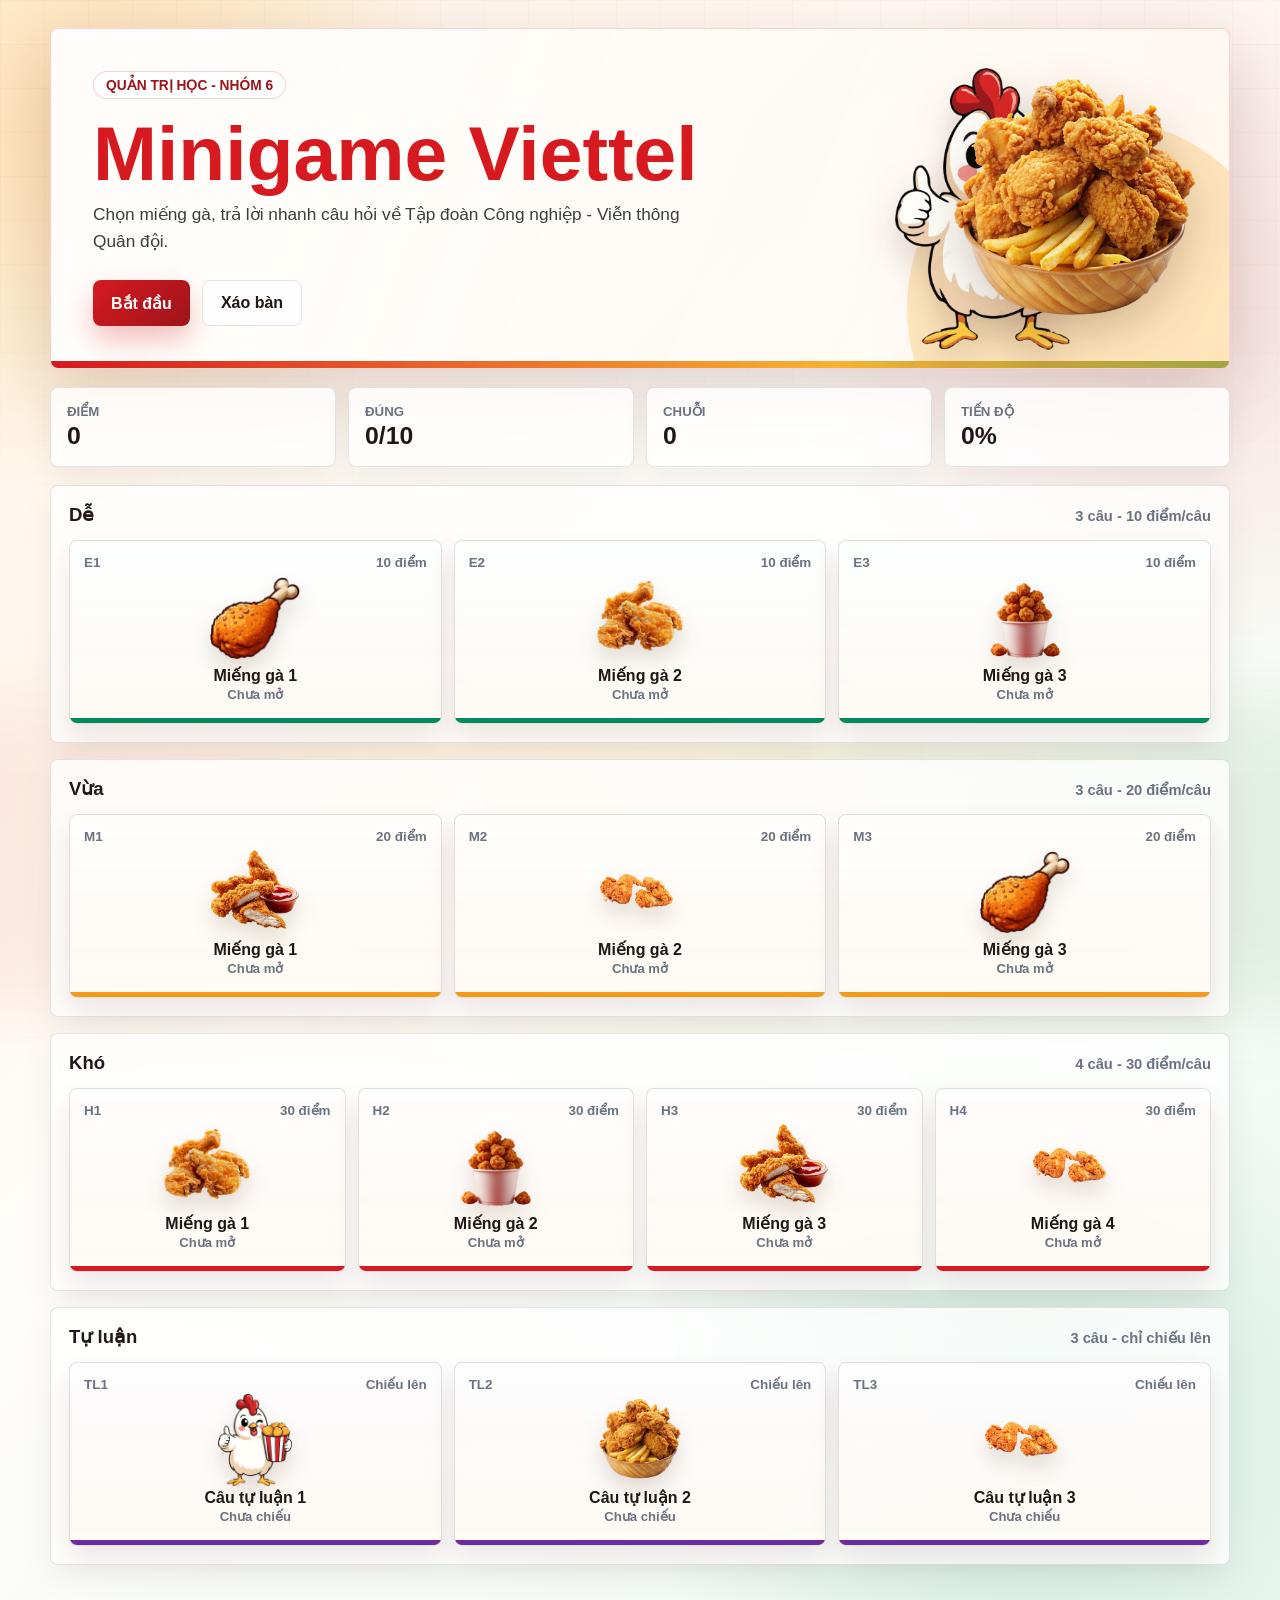
<file: index.html>
<!DOCTYPE html>
<html lang="vi">
  <head>
    <meta charset="UTF-8" />
    <meta name="viewport" content="width=device-width, initial-scale=1.0" />
    <title>Minigame Viettel - Chọn miếng gà</title>
    <link rel="stylesheet" href="./styles.css" />
  </head>
  <body>
    <canvas id="confettiCanvas" aria-hidden="true"></canvas>

    <main class="game-shell">
      <section class="hero">
        <div class="hero-copy">
          <span class="kicker">Quản trị học - Nhóm 6</span>
          <h1>Minigame Viettel</h1>
          <p>Chọn miếng gà, trả lời nhanh câu hỏi về Tập đoàn Công nghiệp - Viễn thông Quân đội.</p>
          <div class="hero-actions">
            <button class="primary-btn" id="startBtn" type="button">Bắt đầu</button>
            <button class="ghost-btn" id="shuffleBtn" type="button" title="Đổi vị trí các miếng gà">Xáo bàn</button>
          </div>
        </div>

        <div class="hero-art" aria-hidden="true">
          <img class="mascot" src="./assets/chicken-mascot.png" alt="" />
          <img class="bucket" src="./assets/fried-chicken-bucket.png" alt="" />
        </div>
      </section>

      <section class="scorebar" aria-label="Bảng điểm">
        <div>
          <span>Điểm</span>
          <strong id="score">0</strong>
        </div>
        <div>
          <span>Đúng</span>
          <strong id="correctCount">0/10</strong>
        </div>
        <div>
          <span>Chuỗi</span>
          <strong id="streak">0</strong>
        </div>
        <div>
          <span>Tiến độ</span>
          <strong id="progressText">0%</strong>
        </div>
      </section>

      <section class="board" id="board" aria-label="Bàn chọn câu hỏi"></section>
    </main>

    <dialog class="question-dialog" id="questionDialog">
      <article class="question-card">
        <button class="icon-btn close-btn" id="closeDialog" type="button" aria-label="Đóng">×</button>

        <header class="question-header">
          <div>
            <span class="pill" id="questionLevel">Dễ</span>
            <span class="source" id="questionSource">PDF</span>
          </div>
          <div class="timer" aria-live="polite">
            <span id="timerValue">30</span>
          </div>
        </header>

        <h2 id="questionText"></h2>
        <div class="answers" id="answers"></div>

        <section class="result-panel" id="resultPanel" hidden>
          <img id="resultIcon" alt="" />
          <div>
            <strong id="resultTitle"></strong>
            <p id="resultExplain"></p>
          </div>
        </section>

        <footer class="question-footer">
          <button class="ghost-btn" id="retryBtn" type="button" hidden>Trả lời lại</button>
          <button class="ghost-btn" id="nextBtn" type="button" hidden>Câu khác</button>
        </footer>
      </article>
    </dialog>

    <dialog class="final-dialog" id="finalDialog">
      <article class="final-card">
        <img src="./assets/fried-chicken-pieces.png" alt="" />
        <span class="kicker">Hoàn thành</span>
        <h2 id="finalTitle">Kết quả</h2>
        <p id="finalText"></p>
        <button class="primary-btn" id="restartBtn" type="button">Chơi lại</button>
      </article>
    </dialog>

    <script src="./script.js"></script>
  </body>
</html>
</file>
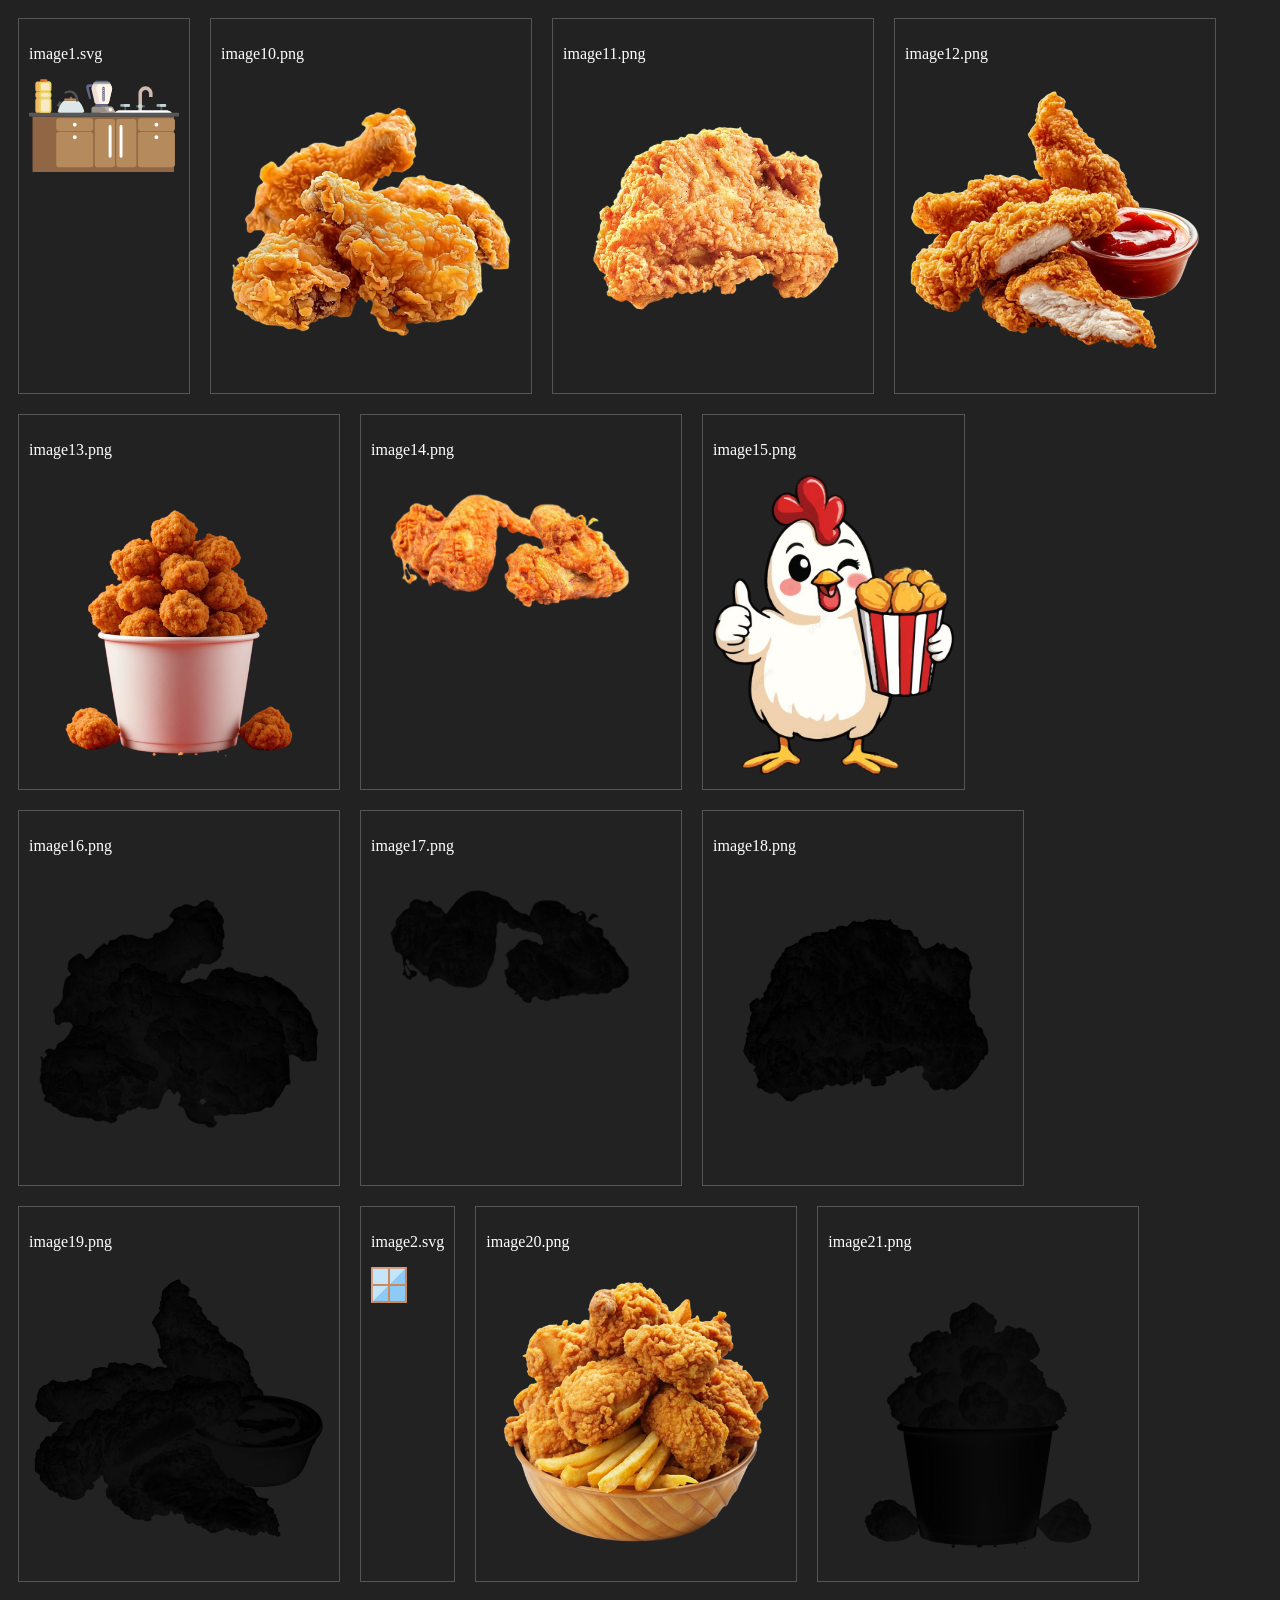
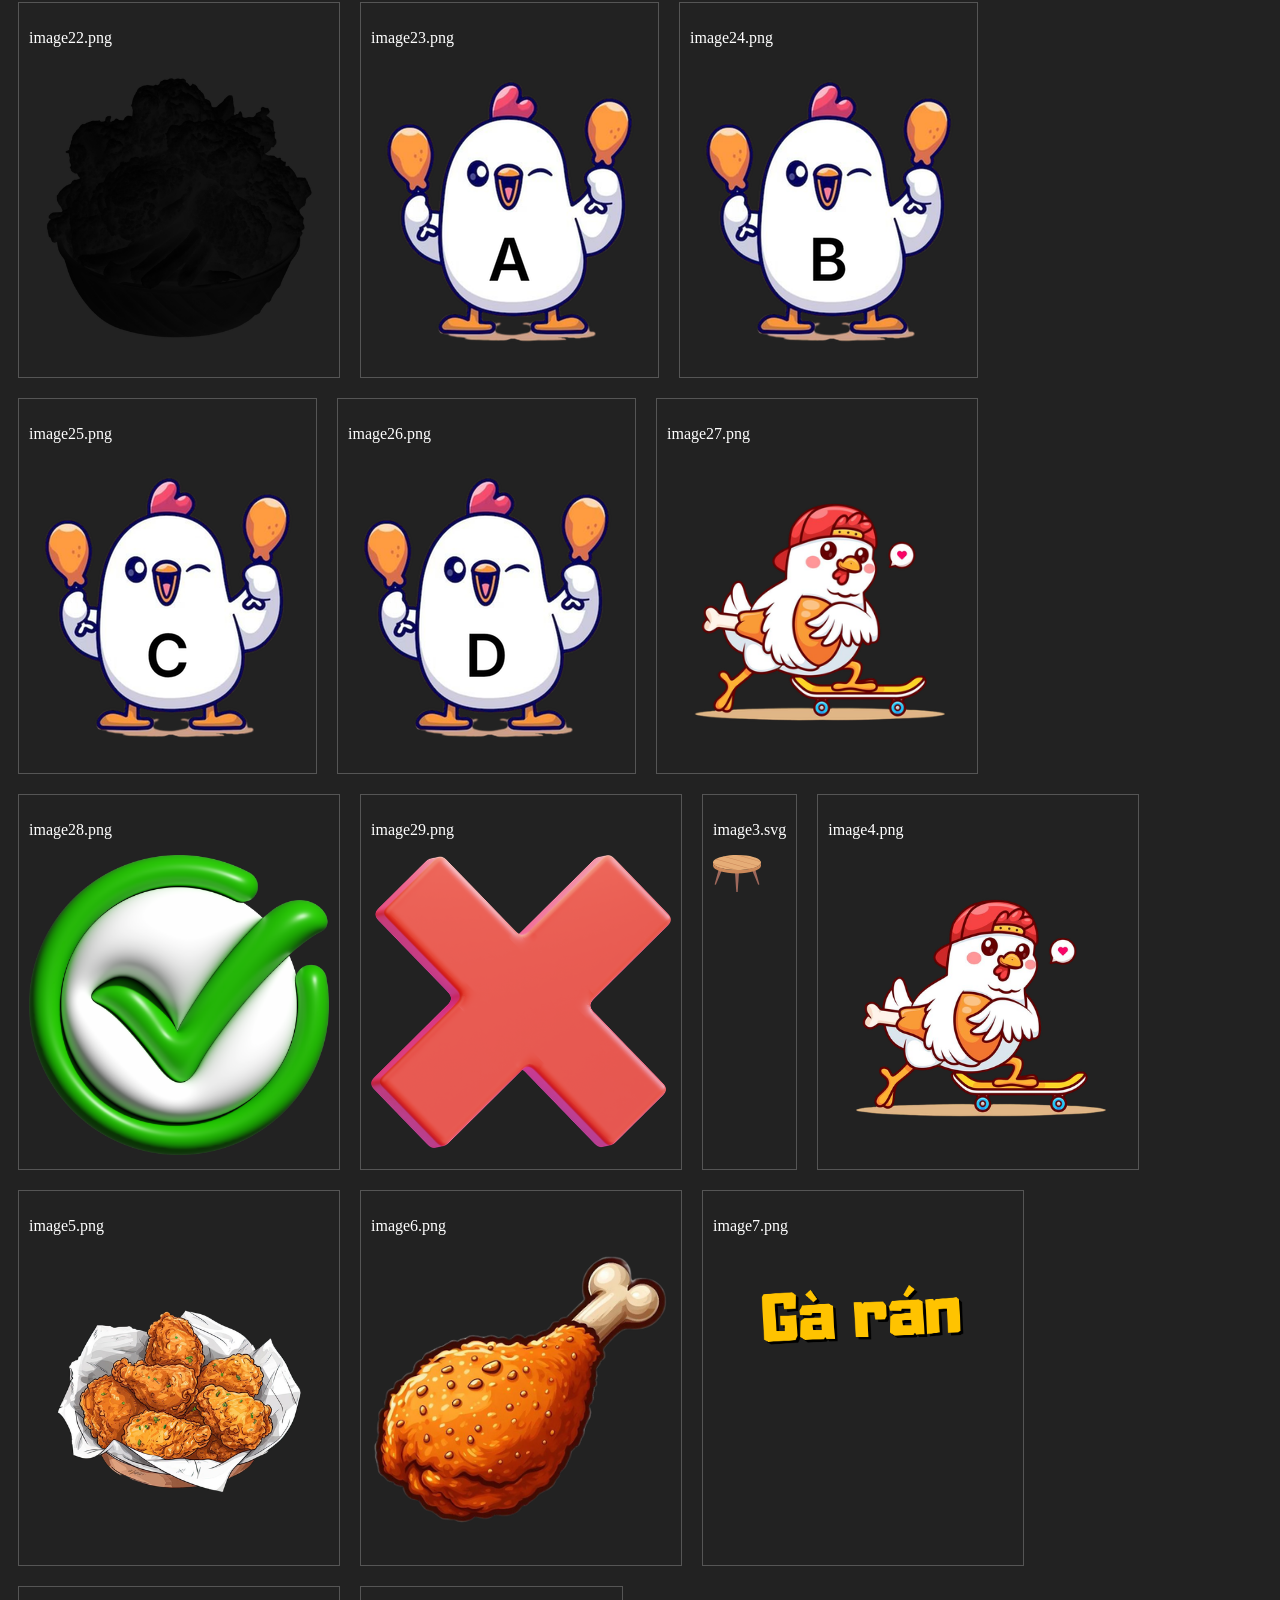
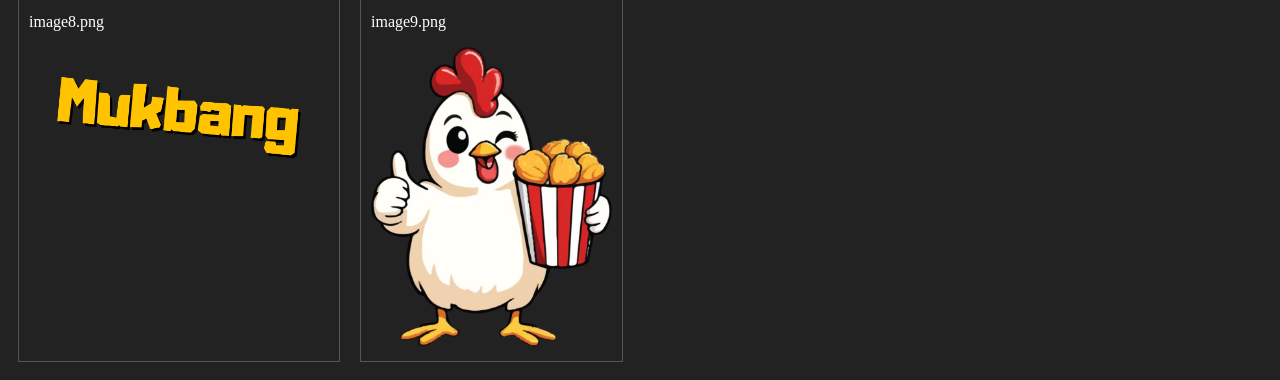
<file: media/preview.html>
<!DOCTYPE html><html><body style='background: #222; color: white; display: flex; flex-wrap: wrap;'>
<div style='margin: 10px; padding: 10px; border: 1px solid #555;'><p>image1.svg</p><img src='image1.svg' style='max-width: 300px; max-height: 300px;'/></div>
<div style='margin: 10px; padding: 10px; border: 1px solid #555;'><p>image10.png</p><img src='image10.png' style='max-width: 300px; max-height: 300px;'/></div>
<div style='margin: 10px; padding: 10px; border: 1px solid #555;'><p>image11.png</p><img src='image11.png' style='max-width: 300px; max-height: 300px;'/></div>
<div style='margin: 10px; padding: 10px; border: 1px solid #555;'><p>image12.png</p><img src='image12.png' style='max-width: 300px; max-height: 300px;'/></div>
<div style='margin: 10px; padding: 10px; border: 1px solid #555;'><p>image13.png</p><img src='image13.png' style='max-width: 300px; max-height: 300px;'/></div>
<div style='margin: 10px; padding: 10px; border: 1px solid #555;'><p>image14.png</p><img src='image14.png' style='max-width: 300px; max-height: 300px;'/></div>
<div style='margin: 10px; padding: 10px; border: 1px solid #555;'><p>image15.png</p><img src='image15.png' style='max-width: 300px; max-height: 300px;'/></div>
<div style='margin: 10px; padding: 10px; border: 1px solid #555;'><p>image16.png</p><img src='image16.png' style='max-width: 300px; max-height: 300px;'/></div>
<div style='margin: 10px; padding: 10px; border: 1px solid #555;'><p>image17.png</p><img src='image17.png' style='max-width: 300px; max-height: 300px;'/></div>
<div style='margin: 10px; padding: 10px; border: 1px solid #555;'><p>image18.png</p><img src='image18.png' style='max-width: 300px; max-height: 300px;'/></div>
<div style='margin: 10px; padding: 10px; border: 1px solid #555;'><p>image19.png</p><img src='image19.png' style='max-width: 300px; max-height: 300px;'/></div>
<div style='margin: 10px; padding: 10px; border: 1px solid #555;'><p>image2.svg</p><img src='image2.svg' style='max-width: 300px; max-height: 300px;'/></div>
<div style='margin: 10px; padding: 10px; border: 1px solid #555;'><p>image20.png</p><img src='image20.png' style='max-width: 300px; max-height: 300px;'/></div>
<div style='margin: 10px; padding: 10px; border: 1px solid #555;'><p>image21.png</p><img src='image21.png' style='max-width: 300px; max-height: 300px;'/></div>
<div style='margin: 10px; padding: 10px; border: 1px solid #555;'><p>image22.png</p><img src='image22.png' style='max-width: 300px; max-height: 300px;'/></div>
<div style='margin: 10px; padding: 10px; border: 1px solid #555;'><p>image23.png</p><img src='image23.png' style='max-width: 300px; max-height: 300px;'/></div>
<div style='margin: 10px; padding: 10px; border: 1px solid #555;'><p>image24.png</p><img src='image24.png' style='max-width: 300px; max-height: 300px;'/></div>
<div style='margin: 10px; padding: 10px; border: 1px solid #555;'><p>image25.png</p><img src='image25.png' style='max-width: 300px; max-height: 300px;'/></div>
<div style='margin: 10px; padding: 10px; border: 1px solid #555;'><p>image26.png</p><img src='image26.png' style='max-width: 300px; max-height: 300px;'/></div>
<div style='margin: 10px; padding: 10px; border: 1px solid #555;'><p>image27.png</p><img src='image27.png' style='max-width: 300px; max-height: 300px;'/></div>
<div style='margin: 10px; padding: 10px; border: 1px solid #555;'><p>image28.png</p><img src='image28.png' style='max-width: 300px; max-height: 300px;'/></div>
<div style='margin: 10px; padding: 10px; border: 1px solid #555;'><p>image29.png</p><img src='image29.png' style='max-width: 300px; max-height: 300px;'/></div>
<div style='margin: 10px; padding: 10px; border: 1px solid #555;'><p>image3.svg</p><img src='image3.svg' style='max-width: 300px; max-height: 300px;'/></div>
<div style='margin: 10px; padding: 10px; border: 1px solid #555;'><p>image4.png</p><img src='image4.png' style='max-width: 300px; max-height: 300px;'/></div>
<div style='margin: 10px; padding: 10px; border: 1px solid #555;'><p>image5.png</p><img src='image5.png' style='max-width: 300px; max-height: 300px;'/></div>
<div style='margin: 10px; padding: 10px; border: 1px solid #555;'><p>image6.png</p><img src='image6.png' style='max-width: 300px; max-height: 300px;'/></div>
<div style='margin: 10px; padding: 10px; border: 1px solid #555;'><p>image7.png</p><img src='image7.png' style='max-width: 300px; max-height: 300px;'/></div>
<div style='margin: 10px; padding: 10px; border: 1px solid #555;'><p>image8.png</p><img src='image8.png' style='max-width: 300px; max-height: 300px;'/></div>
<div style='margin: 10px; padding: 10px; border: 1px solid #555;'><p>image9.png</p><img src='image9.png' style='max-width: 300px; max-height: 300px;'/></div>
</body></html>
</file>
<file: styles.css>
:root {
  --viettel-red: #d71920;
  --red-dark: #9d141a;
  --ink: #211816;
  --muted: #6b7280;
  --paper: #fffaf2;
  --white: #ffffff;
  --gold: #f9b233;
  --green: #008b5f;
  --teal: #0b7a82;
  --line: rgba(23, 23, 23, 0.11);
  --shadow: 0 22px 70px rgba(74, 24, 20, 0.18);
}

* {
  box-sizing: border-box;
}

body {
  min-height: 100vh;
  margin: 0;
  color: var(--ink);
  overflow-x: hidden;
  font-family: "Segoe UI Variable", "Be Vietnam Pro", "Segoe UI", Arial, sans-serif;
  background:
    radial-gradient(circle at 9% 9%, rgba(249, 178, 51, 0.32), transparent 22rem),
    radial-gradient(circle at 92% 18%, rgba(215, 25, 32, 0.13), transparent 24rem),
    radial-gradient(circle at 80% 88%, rgba(0, 139, 95, 0.16), transparent 25rem),
    linear-gradient(135deg, #fff3e4 0%, #fffdf9 44%, #eef9f2 100%);
}

body::before {
  content: "";
  position: fixed;
  inset: 0;
  z-index: -1;
  pointer-events: none;
  background-image:
    linear-gradient(rgba(215, 25, 32, 0.05) 1px, transparent 1px),
    linear-gradient(90deg, rgba(215, 25, 32, 0.045) 1px, transparent 1px);
  background-size: 44px 44px;
  mask-image: linear-gradient(to bottom, rgba(0, 0, 0, 0.65), transparent 78%);
}

body::after {
  content: "";
  position: fixed;
  inset: auto -12% 0;
  z-index: -1;
  height: 34vh;
  pointer-events: none;
  background: linear-gradient(90deg, rgba(215, 25, 32, 0.08), rgba(249, 178, 51, 0.13), rgba(0, 139, 95, 0.1));
  filter: blur(38px);
  transform: translateY(35%);
}

button {
  font: inherit;
}

[hidden] {
  display: none !important;
}

#confettiCanvas {
  position: fixed;
  inset: 0;
  z-index: 20;
  pointer-events: none;
}

.game-shell {
  width: min(1180px, calc(100% - 32px));
  margin: 0 auto;
  padding: 28px 0 44px;
}

.hero {
  position: relative;
  display: grid;
  grid-template-columns: minmax(0, 1.2fr) minmax(300px, 0.8fr);
  min-height: 330px;
  overflow: hidden;
  border: 1px solid rgba(215, 25, 32, 0.18);
  border-radius: 8px;
  background:
    linear-gradient(110deg, rgba(255, 255, 255, 0.96), rgba(255, 250, 242, 0.9)),
    linear-gradient(135deg, rgba(215, 25, 32, 0.08), rgba(249, 178, 51, 0.18));
  box-shadow: var(--shadow);
  animation: pageRise 0.55s ease both;
}

.hero::before {
  content: "";
  position: absolute;
  inset: auto 0 0;
  height: 7px;
  background: linear-gradient(90deg, var(--viettel-red), var(--gold), var(--green), var(--teal));
  background-size: 200% 100%;
  animation: colorFlow 6s ease-in-out infinite;
}

.hero-copy {
  position: relative;
  z-index: 1;
  padding: 42px;
}

.kicker {
  display: inline-flex;
  width: fit-content;
  align-items: center;
  min-height: 28px;
  padding: 5px 12px;
  border: 1px solid rgba(215, 25, 32, 0.2);
  border-radius: 999px;
  color: var(--red-dark);
  background: rgba(255, 255, 255, 0.8);
  font-size: 0.86rem;
  font-weight: 800;
  text-transform: uppercase;
  letter-spacing: 0;
}

h1,
h2,
p {
  margin-top: 0;
}

.hero h1 {
  margin: 18px 0 10px;
  color: var(--viettel-red);
  font-size: clamp(2.6rem, 6vw, 5.2rem);
  line-height: 0.96;
  letter-spacing: 0;
}

.hero p {
  max-width: 620px;
  margin-bottom: 26px;
  color: #3d3d3d;
  font-size: 1.08rem;
  line-height: 1.55;
}

.hero-actions,
.question-footer {
  display: flex;
  flex-wrap: wrap;
  gap: 12px;
}

.primary-btn,
.ghost-btn {
  min-height: 46px;
  padding: 0 18px;
  border-radius: 8px;
  border: 0;
  cursor: pointer;
  font-weight: 800;
  transition: transform 0.16s ease, box-shadow 0.16s ease, background 0.16s ease;
}

.primary-btn {
  color: var(--white);
  background: linear-gradient(135deg, var(--viettel-red), var(--red-dark));
  box-shadow: 0 14px 28px rgba(215, 25, 32, 0.28);
}

.ghost-btn {
  color: var(--ink);
  border: 1px solid var(--line);
  background: rgba(255, 255, 255, 0.86);
}

.primary-btn:hover,
.ghost-btn:hover,
.question-tile:hover,
.answer-btn:hover {
  transform: translateY(-2px);
}

.hero-art {
  position: relative;
  min-height: 330px;
}

.hero-art::before {
  content: "";
  position: absolute;
  right: -58px;
  bottom: -130px;
  width: 380px;
  height: 380px;
  border-radius: 50%;
  background: rgba(249, 178, 51, 0.28);
}

.mascot {
  position: absolute;
  right: 108px;
  bottom: 18px;
  width: min(240px, 48%);
  filter: drop-shadow(0 18px 18px rgba(59, 24, 9, 0.18));
  animation: floatSoft 4.8s ease-in-out infinite;
}

.bucket {
  position: absolute;
  right: 18px;
  bottom: 30px;
  width: min(280px, 58%);
  filter: drop-shadow(0 18px 24px rgba(59, 24, 9, 0.22));
  animation: floatSoft 5.4s ease-in-out 0.25s infinite;
}

.scorebar {
  display: grid;
  grid-template-columns: repeat(4, 1fr);
  gap: 12px;
  margin: 18px 0;
}

.scorebar > div {
  min-width: 0;
  padding: 16px;
  border: 1px solid var(--line);
  border-radius: 8px;
  background: rgba(255, 255, 255, 0.82);
  box-shadow: 0 10px 28px rgba(31, 41, 55, 0.07);
  backdrop-filter: blur(14px);
}

.scorebar span {
  display: block;
  color: var(--muted);
  font-size: 0.83rem;
  font-weight: 700;
  text-transform: uppercase;
  letter-spacing: 0;
}

.scorebar strong {
  display: block;
  margin-top: 3px;
  font-size: 1.55rem;
}

.board {
  display: grid;
  gap: 16px;
}

.level-section {
  padding: 18px;
  border: 1px solid var(--line);
  border-radius: 8px;
  background: rgba(255, 255, 255, 0.78);
  box-shadow: 0 12px 34px rgba(31, 41, 55, 0.06);
  backdrop-filter: blur(14px);
  animation: pageRise 0.5s ease both;
}

.level-heading {
  display: flex;
  align-items: center;
  justify-content: space-between;
  gap: 12px;
  margin-bottom: 14px;
}

.level-heading h2 {
  margin: 0;
  font-size: 1.16rem;
}

.level-heading span {
  color: var(--muted);
  font-size: 0.92rem;
  font-weight: 700;
}

.tile-grid {
  display: grid;
  grid-template-columns: repeat(auto-fit, minmax(168px, 1fr));
  gap: 12px;
}

.question-tile {
  position: relative;
  min-height: 184px;
  display: grid;
  align-content: space-between;
  justify-items: center;
  padding: 14px;
  overflow: hidden;
  border: 1px solid rgba(23, 23, 23, 0.12);
  border-radius: 8px;
  color: var(--ink);
  background:
    linear-gradient(180deg, rgba(255, 255, 255, 0.92), rgba(255, 250, 242, 0.82)),
    var(--tile-color, #fff);
  cursor: pointer;
  box-shadow: 0 14px 28px rgba(74, 24, 20, 0.1);
  transition: transform 0.16s ease, box-shadow 0.16s ease, opacity 0.16s ease, border-color 0.16s ease;
}

.question-tile::after {
  content: "";
  position: absolute;
  inset: auto 0 0;
  height: 5px;
  background: var(--accent, var(--viettel-red));
}

.question-tile[disabled] {
  cursor: default;
  opacity: 0.66;
}

.question-tile[disabled]:hover {
  transform: none;
}

.question-tile:hover {
  box-shadow: 0 20px 38px rgba(74, 24, 20, 0.15);
}

.tile-top {
  display: flex;
  width: 100%;
  justify-content: space-between;
  gap: 8px;
  color: var(--muted);
  font-size: 0.84rem;
  font-weight: 800;
}

.tile-image {
  width: 92px;
  height: 92px;
  object-fit: contain;
  filter: drop-shadow(0 12px 10px rgba(83, 42, 12, 0.15));
  transition: transform 0.2s ease;
}

.question-tile:hover .tile-image {
  transform: rotate(-2deg) scale(1.04);
}

.tile-title {
  margin: 0;
  font-size: 1rem;
  font-weight: 900;
  text-align: center;
}

.tile-status {
  min-height: 22px;
  color: var(--muted);
  font-size: 0.82rem;
  font-weight: 800;
}

.question-tile.correct {
  border-color: rgba(0, 139, 95, 0.42);
}

.question-tile.wrong {
  border-color: rgba(215, 25, 32, 0.42);
}

.question-tile.retrying {
  border-color: rgba(249, 178, 51, 0.68);
}

.question-tile.seen {
  border-color: rgba(106, 44, 160, 0.35);
}

dialog {
  border: 0;
  padding: 0;
  background: transparent;
}

dialog::backdrop {
  background: rgba(23, 23, 23, 0.58);
  backdrop-filter: blur(6px);
}

.question-card,
.final-card {
  width: min(720px, calc(100vw - 28px));
  border-radius: 8px;
  background: var(--white);
  box-shadow: 0 30px 90px rgba(0, 0, 0, 0.28);
}

.question-card {
  position: relative;
  padding: 26px;
  animation: dialogPop 0.18s ease both;
}

.question-card.essay-mode {
  width: min(920px, calc(100vw - 28px));
  background:
    linear-gradient(135deg, rgba(255, 255, 255, 0.98), rgba(255, 247, 230, 0.94)),
    radial-gradient(circle at 92% 10%, rgba(106, 44, 160, 0.14), transparent 22rem);
}

.icon-btn {
  width: 38px;
  height: 38px;
  border: 1px solid var(--line);
  border-radius: 8px;
  background: var(--white);
  cursor: pointer;
  font-size: 1.5rem;
  line-height: 1;
}

.close-btn {
  position: absolute;
  top: 14px;
  right: 14px;
}

.question-header {
  display: flex;
  align-items: center;
  justify-content: space-between;
  gap: 14px;
  padding-right: 42px;
}

.pill,
.source {
  display: inline-flex;
  align-items: center;
  min-height: 30px;
  padding: 5px 10px;
  border-radius: 999px;
  font-size: 0.84rem;
  font-weight: 900;
}

.pill {
  color: var(--white);
  background: var(--viettel-red);
}

.source {
  color: #3c3c3c;
  background: #f2f4f7;
}

.timer {
  display: grid;
  place-items: center;
  width: 58px;
  height: 58px;
  border: 4px solid var(--gold);
  border-radius: 50%;
  color: var(--red-dark);
  font-weight: 950;
  background: #fff7e4;
}

.timer[hidden] {
  display: none;
}

.question-card h2 {
  margin: 22px 0 18px;
  padding-right: 22px;
  font-size: 1.55rem;
  line-height: 1.3;
}

.answers {
  display: grid;
  gap: 10px;
}

.essay-display {
  position: relative;
  min-height: 160px;
  padding: 22px;
  border: 1px solid rgba(106, 44, 160, 0.18);
  border-radius: 8px;
  background:
    linear-gradient(135deg, rgba(106, 44, 160, 0.08), rgba(249, 178, 51, 0.12)),
    rgba(255, 255, 255, 0.8);
}

.essay-display::before {
  content: "";
  position: absolute;
  inset: 12px;
  border: 1px dashed rgba(106, 44, 160, 0.18);
  border-radius: 8px;
  pointer-events: none;
}

.essay-label {
  position: relative;
  display: inline-flex;
  width: fit-content;
  min-height: 28px;
  align-items: center;
  padding: 4px 10px;
  border-radius: 999px;
  color: #4f1d79;
  background: rgba(255, 255, 255, 0.74);
  font-size: 0.8rem;
  font-weight: 900;
  text-transform: uppercase;
}

.essay-display p {
  position: relative;
  max-width: 760px;
  margin: 18px 0 0;
  color: #3d3347;
  font-size: 1.12rem;
  line-height: 1.65;
}

.answer-btn {
  display: grid;
  grid-template-columns: 40px 1fr;
  align-items: center;
  gap: 12px;
  min-height: 58px;
  padding: 11px 14px;
  border: 1px solid var(--line);
  border-radius: 8px;
  color: var(--ink);
  background: #fff;
  cursor: pointer;
  text-align: left;
  transition: transform 0.16s ease, border-color 0.16s ease, background 0.16s ease;
}

.answer-letter {
  display: grid;
  place-items: center;
  width: 36px;
  height: 36px;
  border-radius: 8px;
  color: var(--white);
  background: var(--teal);
  font-weight: 900;
}

.answer-btn.correct {
  border-color: rgba(0, 139, 95, 0.55);
  background: rgba(0, 139, 95, 0.1);
}

.answer-btn.wrong {
  border-color: rgba(215, 25, 32, 0.55);
  background: rgba(215, 25, 32, 0.08);
}

.answer-btn:disabled {
  cursor: default;
}

.answer-btn:disabled:hover {
  transform: none;
}

.result-panel {
  display: grid;
  grid-template-columns: 58px 1fr;
  gap: 14px;
  align-items: center;
  margin-top: 16px;
  padding: 14px;
  border-radius: 8px;
  background: #f8fafc;
}

.result-panel img {
  width: 58px;
  height: 58px;
  object-fit: contain;
}

.result-panel strong {
  display: block;
  margin-bottom: 3px;
  font-size: 1.05rem;
}

.result-panel p {
  margin: 0;
  color: #454545;
  line-height: 1.45;
}

.question-footer {
  justify-content: flex-end;
  margin-top: 18px;
}

.final-card {
  display: grid;
  justify-items: center;
  padding: 28px;
  text-align: center;
}

.final-card img {
  width: 170px;
  max-width: 52vw;
  margin-bottom: 8px;
}

.final-card h2 {
  margin: 12px 0 8px;
  color: var(--viettel-red);
  font-size: 2rem;
}

.final-card p {
  max-width: 500px;
  color: #444;
  line-height: 1.55;
}

@keyframes pageRise {
  from {
    opacity: 0;
    transform: translateY(12px);
  }
  to {
    opacity: 1;
    transform: translateY(0);
  }
}

@keyframes dialogPop {
  from {
    opacity: 0;
    transform: translateY(10px) scale(0.98);
  }
  to {
    opacity: 1;
    transform: translateY(0) scale(1);
  }
}

@keyframes floatSoft {
  0%,
  100% {
    transform: translateY(0) rotate(0deg);
  }
  50% {
    transform: translateY(-10px) rotate(1deg);
  }
}

@keyframes colorFlow {
  0%,
  100% {
    background-position: 0% 50%;
  }
  50% {
    background-position: 100% 50%;
  }
}

@media (prefers-reduced-motion: reduce) {
  *,
  *::before,
  *::after {
    animation-duration: 0.01ms !important;
    animation-iteration-count: 1 !important;
    scroll-behavior: auto !important;
    transition-duration: 0.01ms !important;
  }
}

@media (max-width: 820px) {
  .game-shell {
    width: min(100% - 20px, 720px);
    padding-top: 12px;
  }

  .hero {
    grid-template-columns: 1fr;
  }

  .hero-copy {
    padding: 26px;
  }

  .hero-art {
    min-height: 210px;
  }

  .mascot {
    right: 46%;
    width: 160px;
  }

  .bucket {
    width: 205px;
  }

  .scorebar {
    grid-template-columns: repeat(2, 1fr);
  }
}

@media (max-width: 520px) {
  .scorebar,
  .tile-grid {
    grid-template-columns: 1fr;
  }

  .question-card {
    padding: 20px;
  }

  .question-card h2 {
    font-size: 1.22rem;
  }

  .answer-btn {
    grid-template-columns: 34px 1fr;
  }
}
</file>
